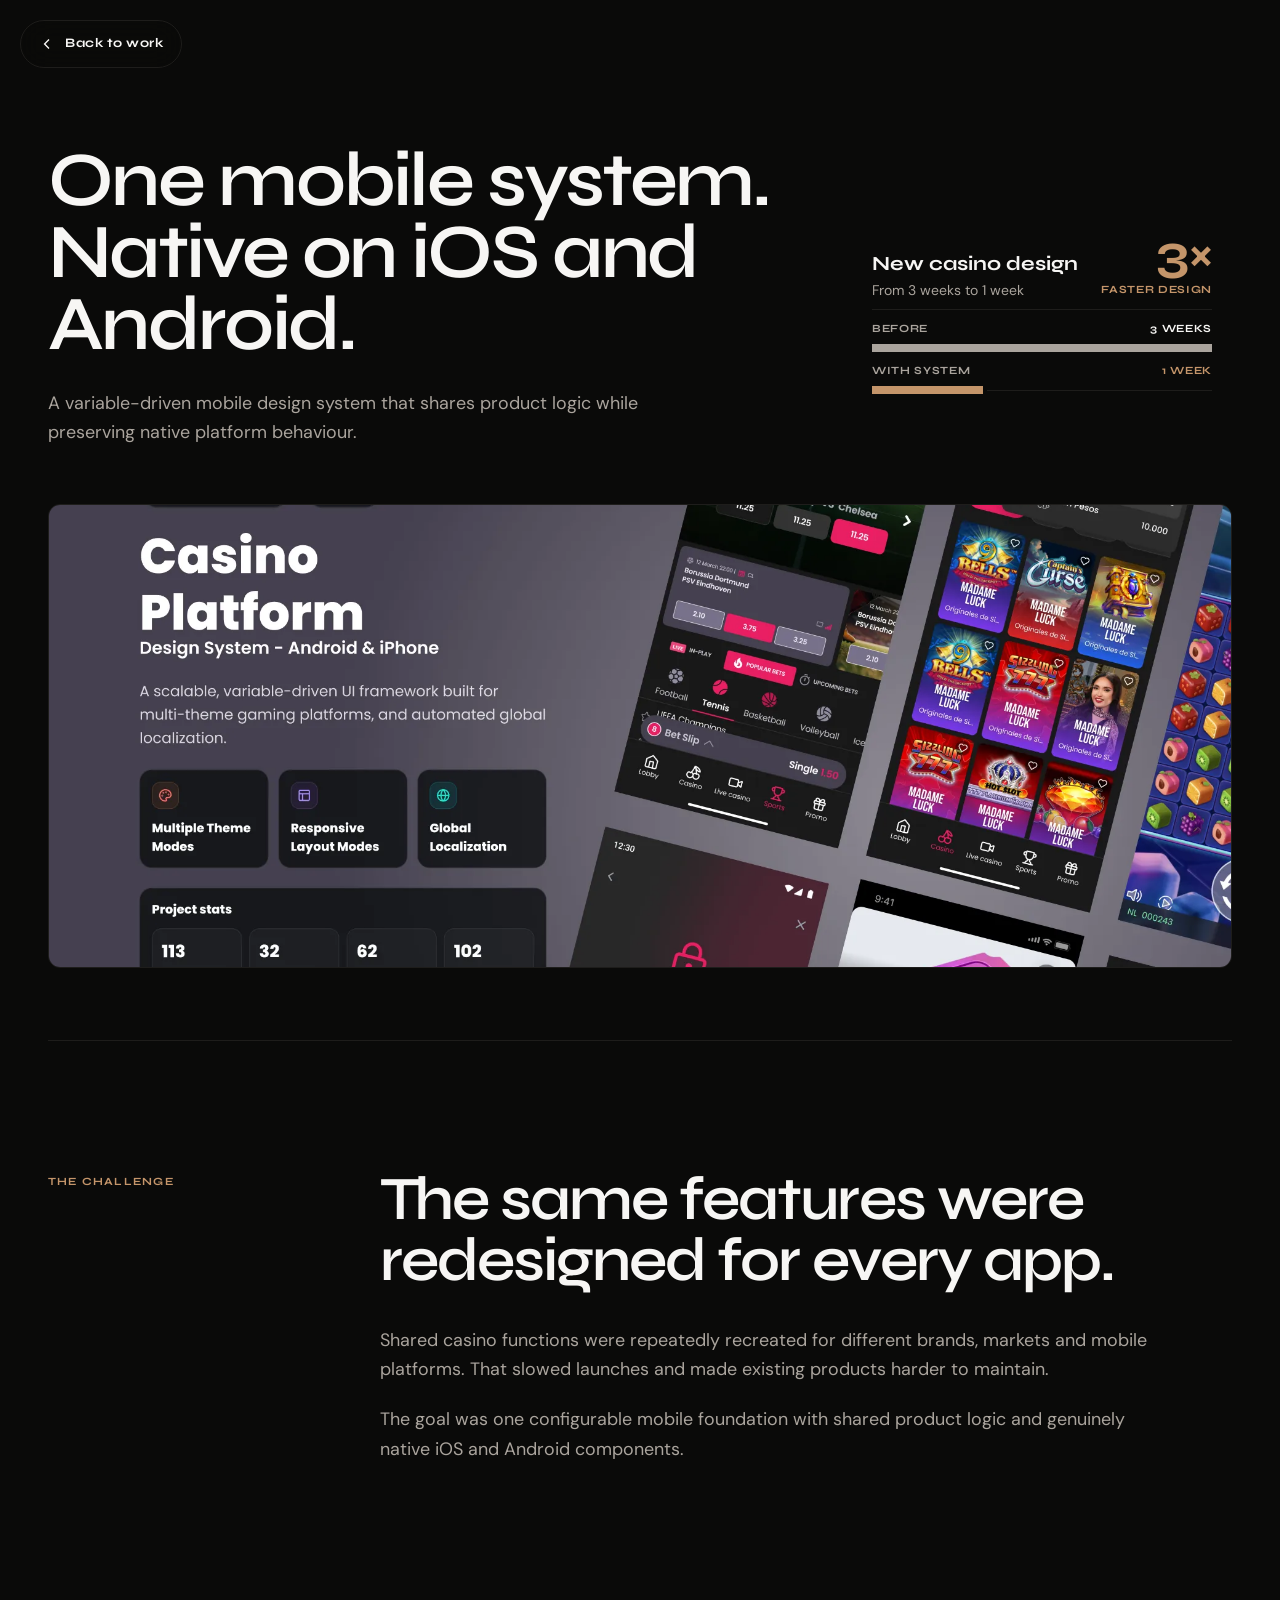
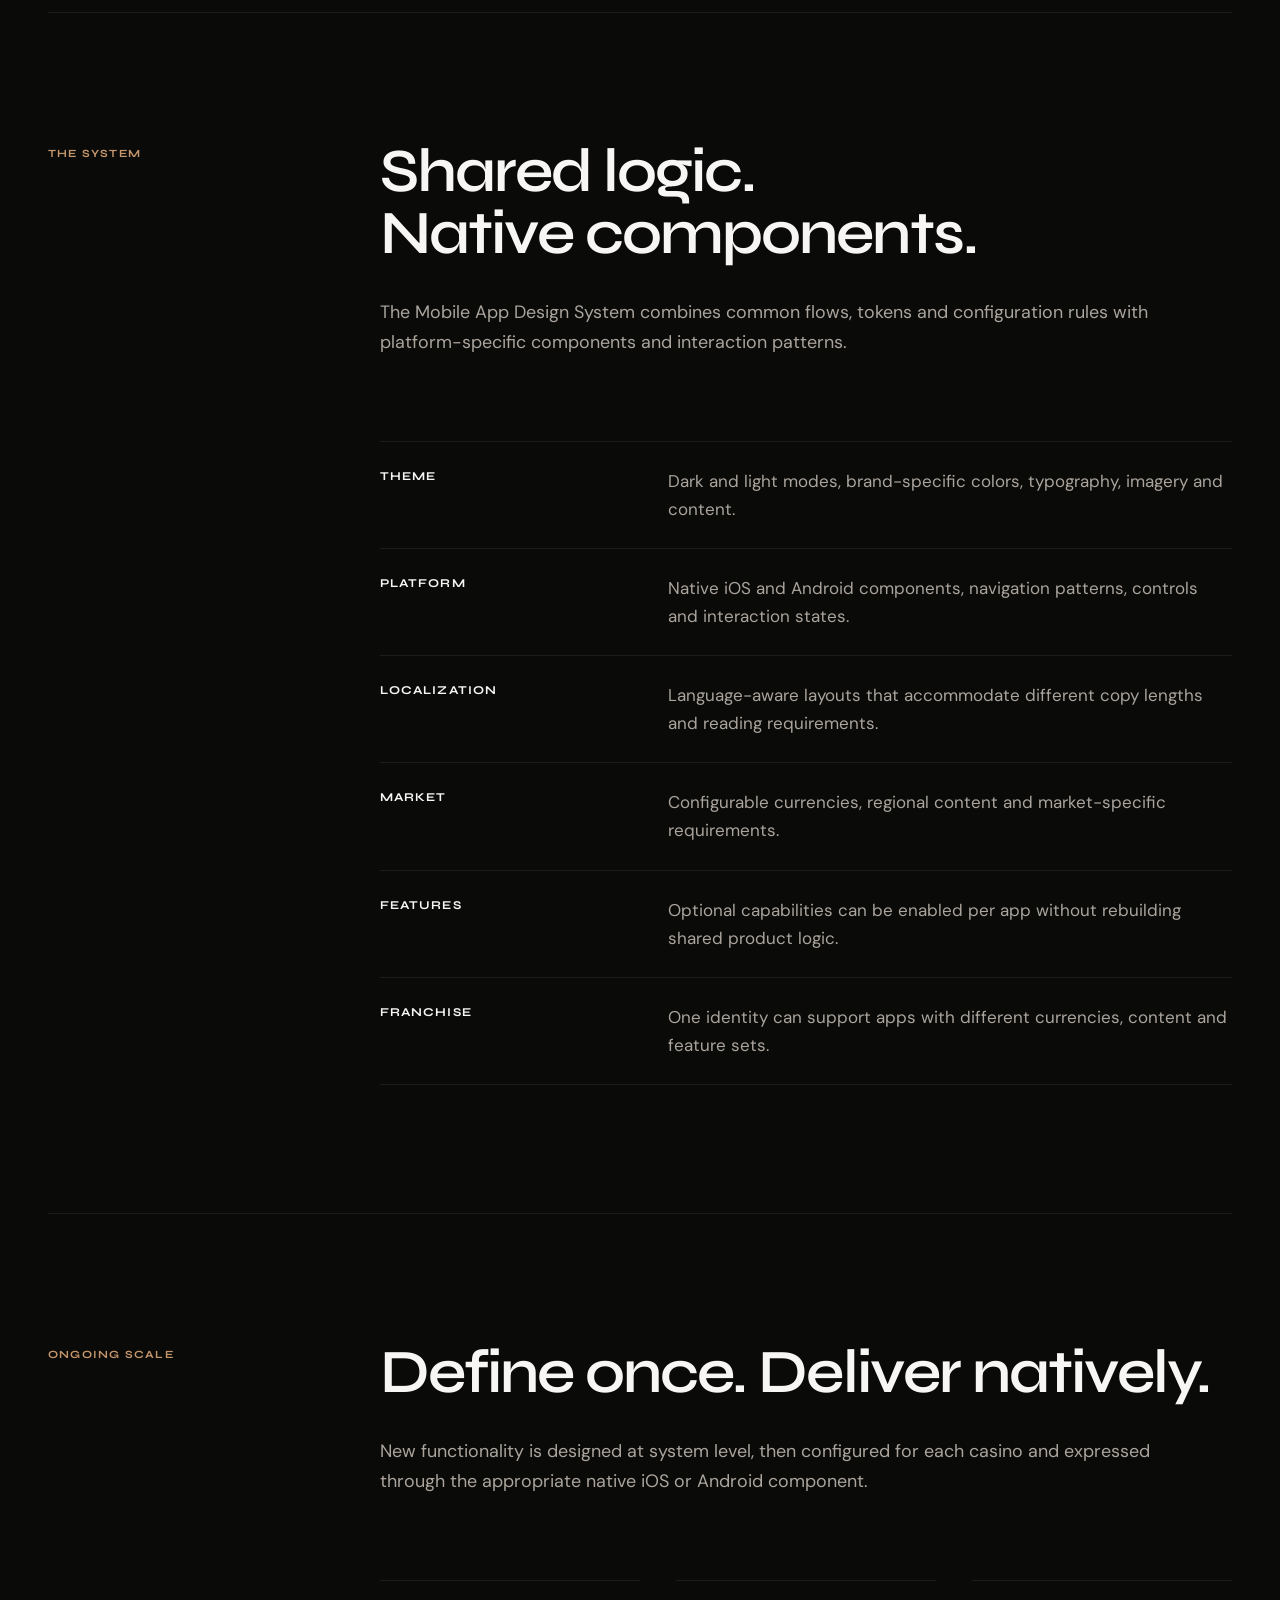
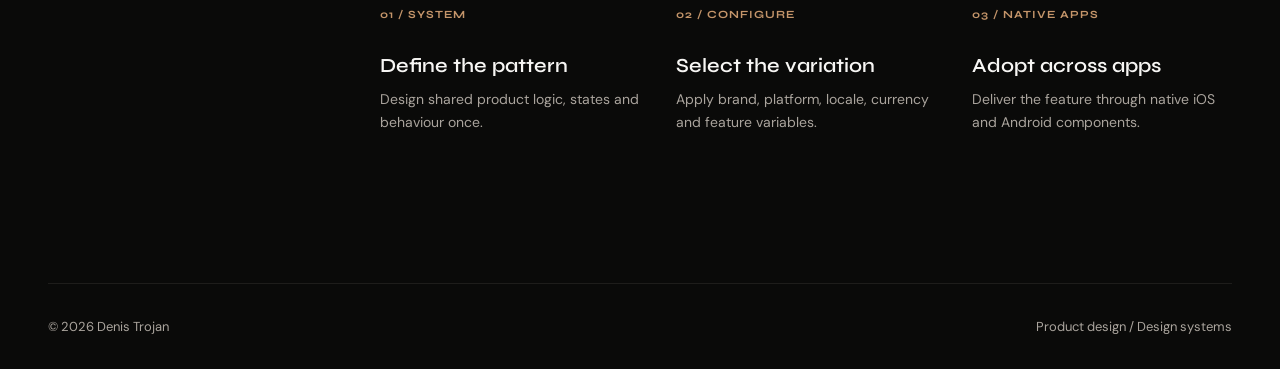
<file: design-system-mobile.html>
<!doctype html>
<html lang="en">
<head>
  <meta charset="utf-8">
  <meta name="viewport" content="width=device-width,initial-scale=1">
  <title>Mobile App Design System — Denis Trojan</title>
  <meta name="description" content="A configurable mobile design system with shared product logic and native iOS and Android components.">
  <meta name="theme-color" content="#0a0a09">
  <link rel="preconnect" href="https://fonts.googleapis.com">
  <link rel="preconnect" href="https://fonts.gstatic.com" crossorigin>
  <link href="https://fonts.googleapis.com/css2?family=DM+Sans:wght@400;500;600&family=Syne:wght@600;700&display=swap" rel="stylesheet">
  <link rel="stylesheet" href="design-system-case.css">
  <link rel="stylesheet" href="page-transitions.css">
  <script src="page-transitions.js"></script>
  <link rel="expect" href="#case-ready" blocking="render">
</head>
<body>
  <a class="skip-link" href="#case-content">Skip to case study</a>
  <nav class="case-nav" aria-label="Case study navigation">
    <a class="nav-back" href="index.html#design-system-cases" data-preserve-query>
      <svg viewBox="0 0 20 20" fill="none" stroke="currentColor" stroke-width="1.7" aria-hidden="true"><path d="m12.5 4.5-5.5 5.5 5.5 5.5"/></svg>
      <span>Back to work</span>
    </a>
  </nav>

  <main id="case-content">
    <header class="case-shell case-hero">
      <div class="hero-layout">
        <div class="hero-copy">
          <h1>One mobile system.<br>Native on iOS and Android.</h1>
          <p>A variable-driven mobile design system that shares product logic while preserving native platform behaviour.</p>
        </div>
        <aside class="outcome-card" aria-label="Primary outcome: casino design delivered three times faster, from three weeks to one week">
          <div class="outcome-summary">
            <div class="outcome-context">
              <p class="outcome-title">New casino design</p>
              <p class="outcome-change">From 3 weeks to 1 week</p>
            </div>
            <div class="outcome-metric"><strong>3×</strong><span>Faster design</span></div>
          </div>
          <span class="outcome-divider" aria-hidden="true"></span>
          <div class="outcome-timelines">
            <div class="outcome-timeline">
              <div class="outcome-timeline-meta"><span>Before</span><strong>3 weeks</strong></div>
              <span class="outcome-bar outcome-bar-before" aria-hidden="true"></span>
            </div>
            <div class="outcome-timeline">
              <div class="outcome-timeline-meta"><span>With system</span><strong>1 week</strong></div>
              <span class="outcome-bar outcome-bar-after" aria-hidden="true"></span>
            </div>
          </div>
        </aside>
      </div>
      <figure class="case-preview"><img src="images/design-systems/03.webp" width="1920" height="1080" alt="Native iOS and Android casino screens created with the mobile design system"></figure>
    </header>

    <section class="case-shell case-section section-grid" aria-labelledby="challenge-title">
      <p class="section-label">The challenge</p>
      <div>
        <h2 id="challenge-title">The same features were redesigned for every app.</h2>
        <p>Shared casino functions were repeatedly recreated for different brands, markets and mobile platforms. That slowed launches and made existing products harder to maintain.</p>
        <p>The goal was one configurable mobile foundation with shared product logic and genuinely native iOS and Android components.</p>
      </div>
    </section>

    <section class="case-shell case-section system-section" aria-labelledby="system-title">
      <div class="section-grid section-intro">
        <p class="section-label">The system</p>
        <div><h2 id="system-title">Shared logic. Native components.</h2><p>The Mobile App Design System combines common flows, tokens and configuration rules with platform-specific components and interaction patterns.</p></div>
      </div>
      <dl class="configuration-list">
        <div><dt>Theme</dt><dd>Dark and light modes, brand-specific colors, typography, imagery and content.</dd></div>
        <div><dt>Platform</dt><dd>Native iOS and Android components, navigation patterns, controls and interaction states.</dd></div>
        <div><dt>Localization</dt><dd>Language-aware layouts that accommodate different copy lengths and reading requirements.</dd></div>
        <div><dt>Market</dt><dd>Configurable currencies, regional content and market-specific requirements.</dd></div>
        <div><dt>Features</dt><dd>Optional capabilities can be enabled per app without rebuilding shared product logic.</dd></div>
        <div><dt>Franchise</dt><dd>One identity can support apps with different currencies, content and feature sets.</dd></div>
      </dl>
    </section>

    <section class="case-shell case-section scale-section" aria-labelledby="scale-title">
      <div class="section-grid section-intro">
        <p class="section-label">Ongoing scale</p>
        <div><h2 id="scale-title">Define once. Deliver natively.</h2><p>New functionality is designed at system level, then configured for each casino and expressed through the appropriate native iOS or Android component.</p></div>
      </div>
      <div class="system-flow" aria-label="Feature rollout process">
        <article><span>01 / System</span><h3>Define the pattern</h3><p>Design shared product logic, states and behaviour once.</p></article>
        <article><span>02 / Configure</span><h3>Select the variation</h3><p>Apply brand, platform, locale, currency and feature variables.</p></article>
        <article><span>03 / Native apps</span><h3>Adopt across apps</h3><p>Deliver the feature through native iOS and Android components.</p></article>
      </div>
    </section>
  </main>

  <footer class="case-shell case-footer"><span>© 2026 Denis Trojan</span><span>Product design / Design systems</span></footer>
  <script src="design-system-case.js" id="case-ready"></script>
</body>
</html>
</file>
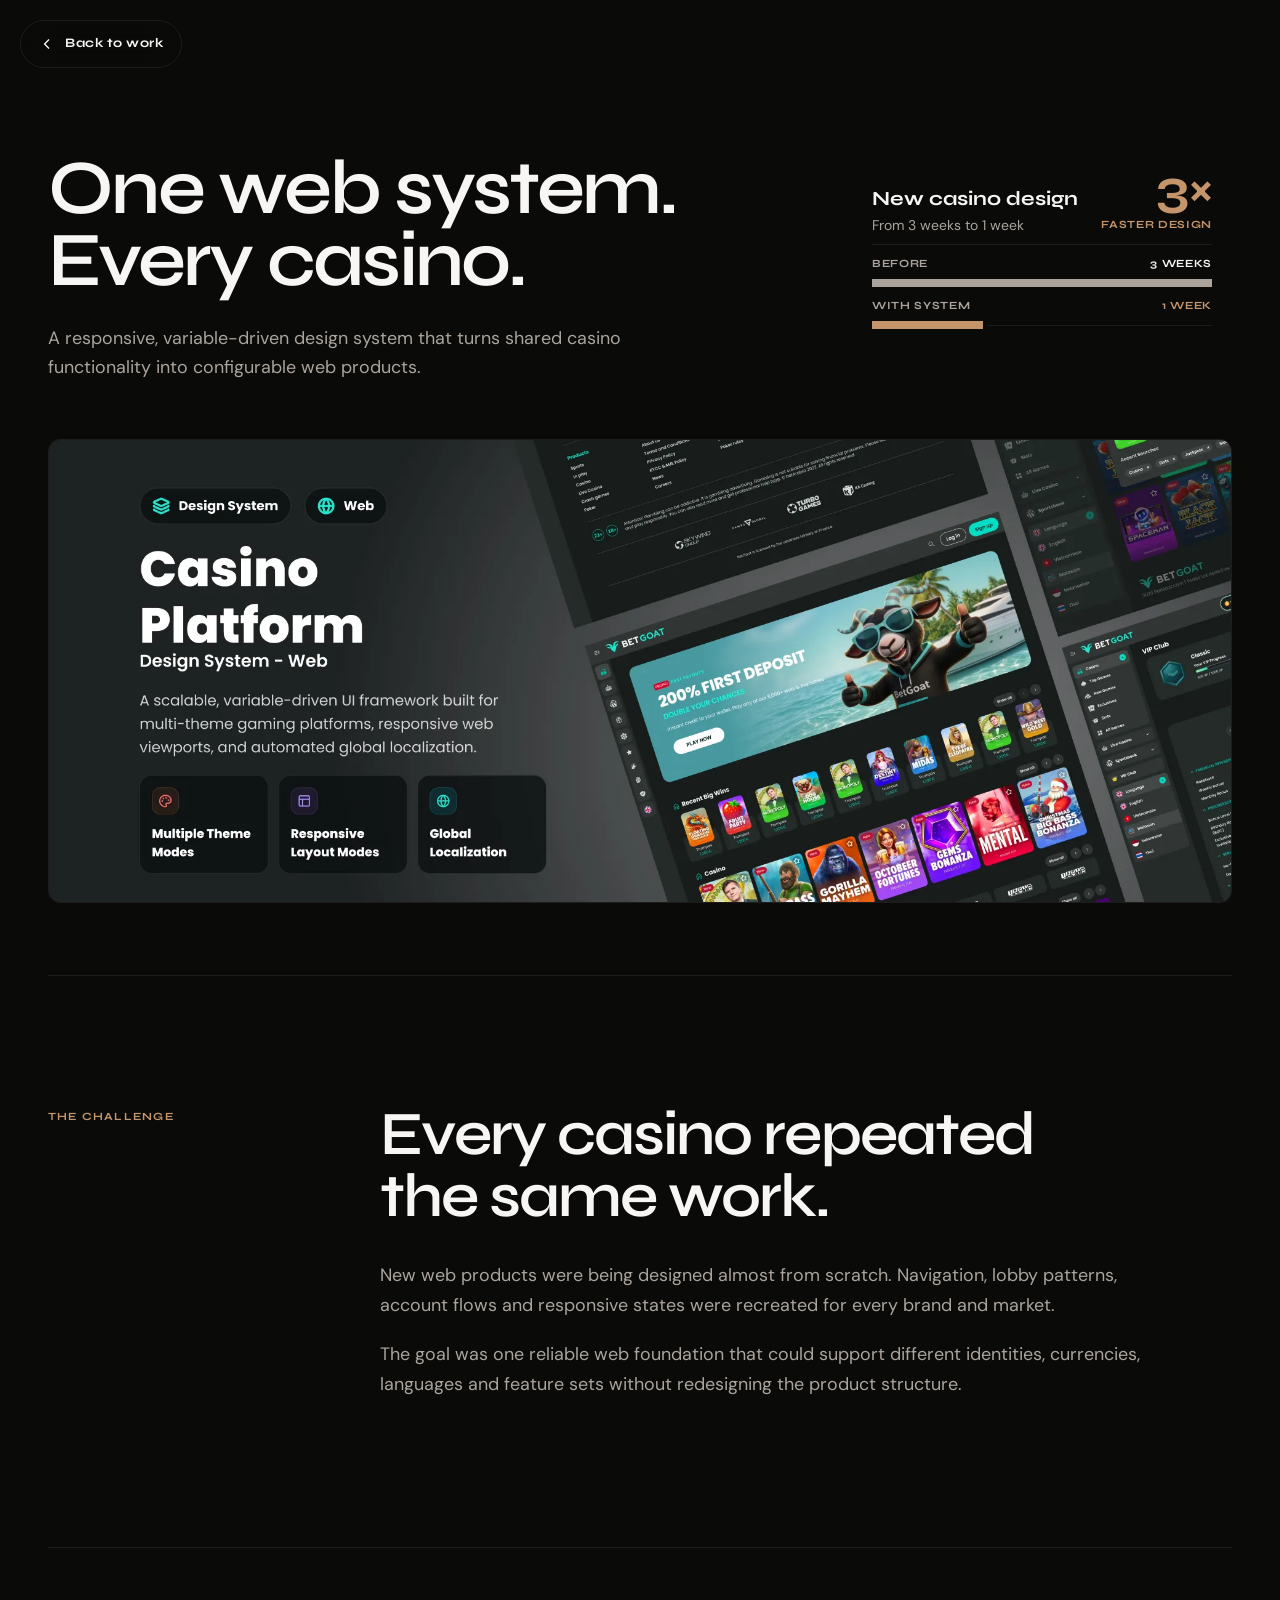
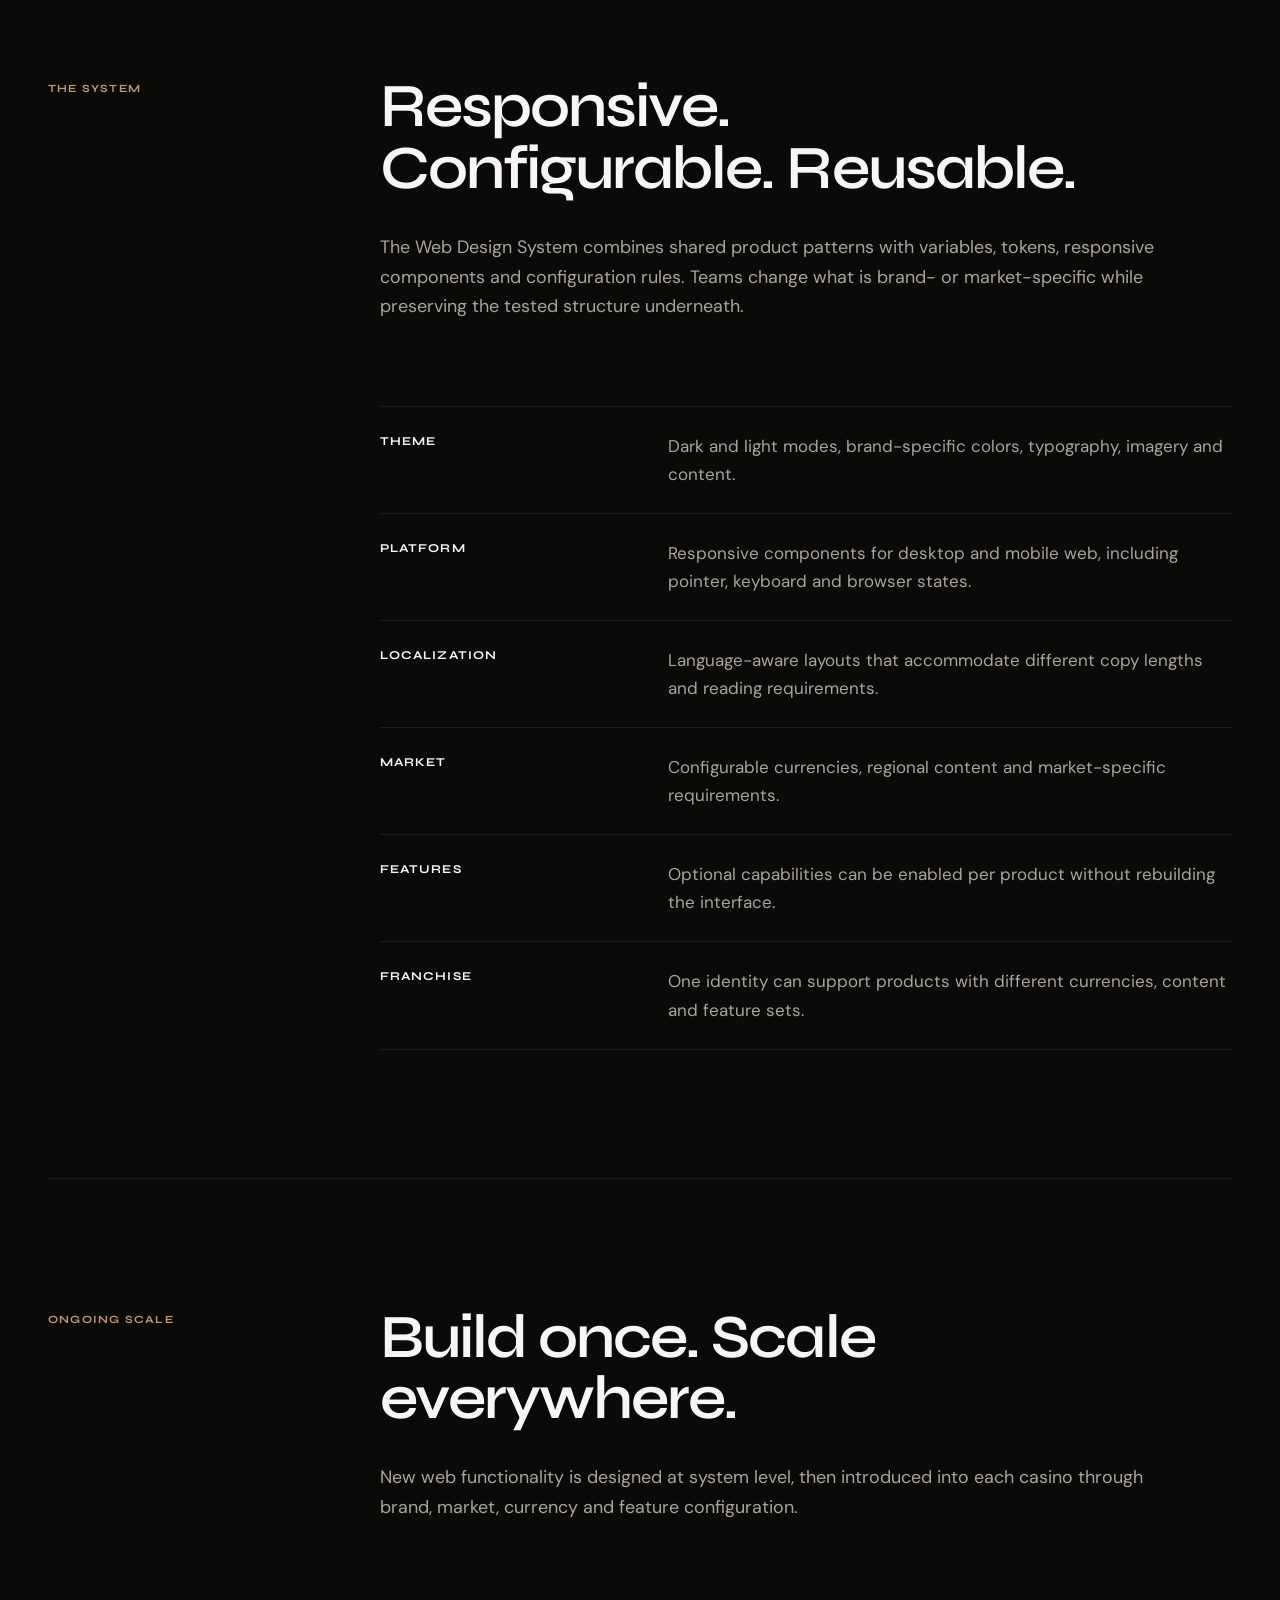
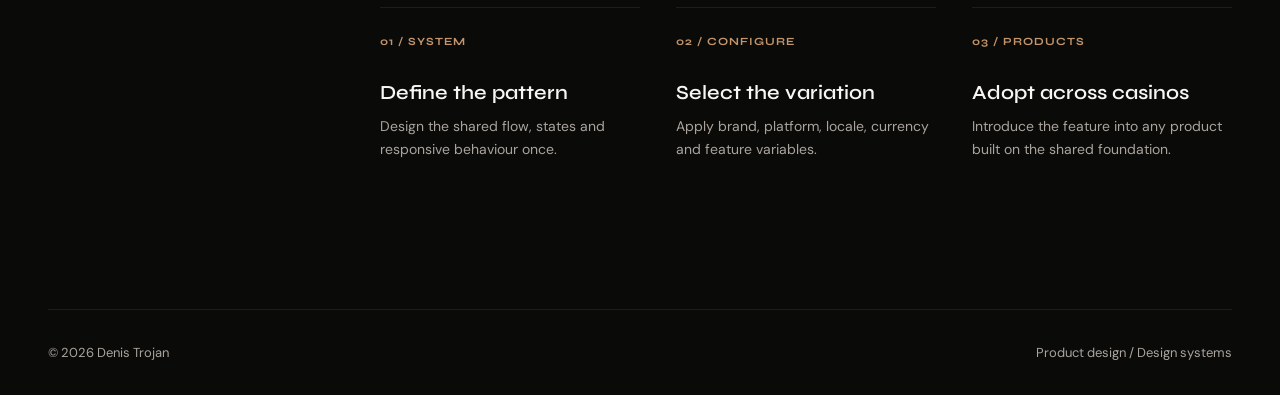
<file: design-system-web.html>
<!doctype html>
<html lang="en">
<head>
  <meta charset="utf-8">
  <meta name="viewport" content="width=device-width,initial-scale=1">
  <title>Web Design System — Denis Trojan</title>
  <meta name="description" content="A responsive, variable-driven web design system that reduced new casino design time from three weeks to one week.">
  <meta name="theme-color" content="#0a0a09">
  <link rel="preconnect" href="https://fonts.googleapis.com">
  <link rel="preconnect" href="https://fonts.gstatic.com" crossorigin>
  <link href="https://fonts.googleapis.com/css2?family=DM+Sans:wght@400;500;600&family=Syne:wght@600;700&display=swap" rel="stylesheet">
  <link rel="stylesheet" href="design-system-case.css">
  <link rel="stylesheet" href="page-transitions.css">
  <script src="page-transitions.js"></script>
  <link rel="expect" href="#case-ready" blocking="render">
</head>
<body>
  <a class="skip-link" href="#case-content">Skip to case study</a>
  <nav class="case-nav" aria-label="Case study navigation">
    <a class="nav-back" href="index.html#design-system-cases" data-preserve-query>
      <svg viewBox="0 0 20 20" fill="none" stroke="currentColor" stroke-width="1.7" aria-hidden="true"><path d="m12.5 4.5-5.5 5.5 5.5 5.5"/></svg>
      <span>Back to work</span>
    </a>
  </nav>

  <main id="case-content">
    <header class="case-shell case-hero">
      <div class="hero-layout">
        <div class="hero-copy">
          <h1>One web system.<br>Every casino.</h1>
          <p>A responsive, variable-driven design system that turns shared casino functionality into configurable web products.</p>
        </div>
        <aside class="outcome-card" aria-label="Primary outcome: casino design delivered three times faster, from three weeks to one week">
          <div class="outcome-summary">
            <div class="outcome-context">
              <p class="outcome-title">New casino design</p>
              <p class="outcome-change">From 3 weeks to 1 week</p>
            </div>
            <div class="outcome-metric"><strong>3×</strong><span>Faster design</span></div>
          </div>
          <span class="outcome-divider" aria-hidden="true"></span>
          <div class="outcome-timelines">
            <div class="outcome-timeline">
              <div class="outcome-timeline-meta"><span>Before</span><strong>3 weeks</strong></div>
              <span class="outcome-bar outcome-bar-before" aria-hidden="true"></span>
            </div>
            <div class="outcome-timeline">
              <div class="outcome-timeline-meta"><span>With system</span><strong>1 week</strong></div>
              <span class="outcome-bar outcome-bar-after" aria-hidden="true"></span>
            </div>
          </div>
        </aside>
      </div>
      <figure class="case-preview"><img src="images/design-systems/01.webp" width="1920" height="1080" alt="Responsive casino platform screens created with the web design system"></figure>
    </header>

    <section class="case-shell case-section section-grid" aria-labelledby="challenge-title">
      <p class="section-label">The challenge</p>
      <div>
        <h2 id="challenge-title">Every casino repeated the same work.</h2>
        <p>New web products were being designed almost from scratch. Navigation, lobby patterns, account flows and responsive states were recreated for every brand and market.</p>
        <p>The goal was one reliable web foundation that could support different identities, currencies, languages and feature sets without redesigning the product structure.</p>
      </div>
    </section>

    <section class="case-shell case-section system-section" aria-labelledby="system-title">
      <div class="section-grid section-intro">
        <p class="section-label">The system</p>
        <div><h2 id="system-title">Responsive. Configurable. Reusable.</h2><p>The Web Design System combines shared product patterns with variables, tokens, responsive components and configuration rules. Teams change what is brand- or market-specific while preserving the tested structure underneath.</p></div>
      </div>
      <dl class="configuration-list">
        <div><dt>Theme</dt><dd>Dark and light modes, brand-specific colors, typography, imagery and content.</dd></div>
        <div><dt>Platform</dt><dd>Responsive components for desktop and mobile web, including pointer, keyboard and browser states.</dd></div>
        <div><dt>Localization</dt><dd>Language-aware layouts that accommodate different copy lengths and reading requirements.</dd></div>
        <div><dt>Market</dt><dd>Configurable currencies, regional content and market-specific requirements.</dd></div>
        <div><dt>Features</dt><dd>Optional capabilities can be enabled per product without rebuilding the interface.</dd></div>
        <div><dt>Franchise</dt><dd>One identity can support products with different currencies, content and feature sets.</dd></div>
      </dl>
    </section>

    <section class="case-shell case-section scale-section" aria-labelledby="scale-title">
      <div class="section-grid section-intro">
        <p class="section-label">Ongoing scale</p>
        <div><h2 id="scale-title">Build once. Scale everywhere.</h2><p>New web functionality is designed at system level, then introduced into each casino through brand, market, currency and feature configuration.</p></div>
      </div>
      <div class="system-flow" aria-label="Feature rollout process">
        <article><span>01 / System</span><h3>Define the pattern</h3><p>Design the shared flow, states and responsive behaviour once.</p></article>
        <article><span>02 / Configure</span><h3>Select the variation</h3><p>Apply brand, platform, locale, currency and feature variables.</p></article>
        <article><span>03 / Products</span><h3>Adopt across casinos</h3><p>Introduce the feature into any product built on the shared foundation.</p></article>
      </div>
    </section>
  </main>

  <footer class="case-shell case-footer"><span>© 2026 Denis Trojan</span><span>Product design / Design systems</span></footer>
  <script src="design-system-case.js" id="case-ready"></script>
</body>
</html>
</file>
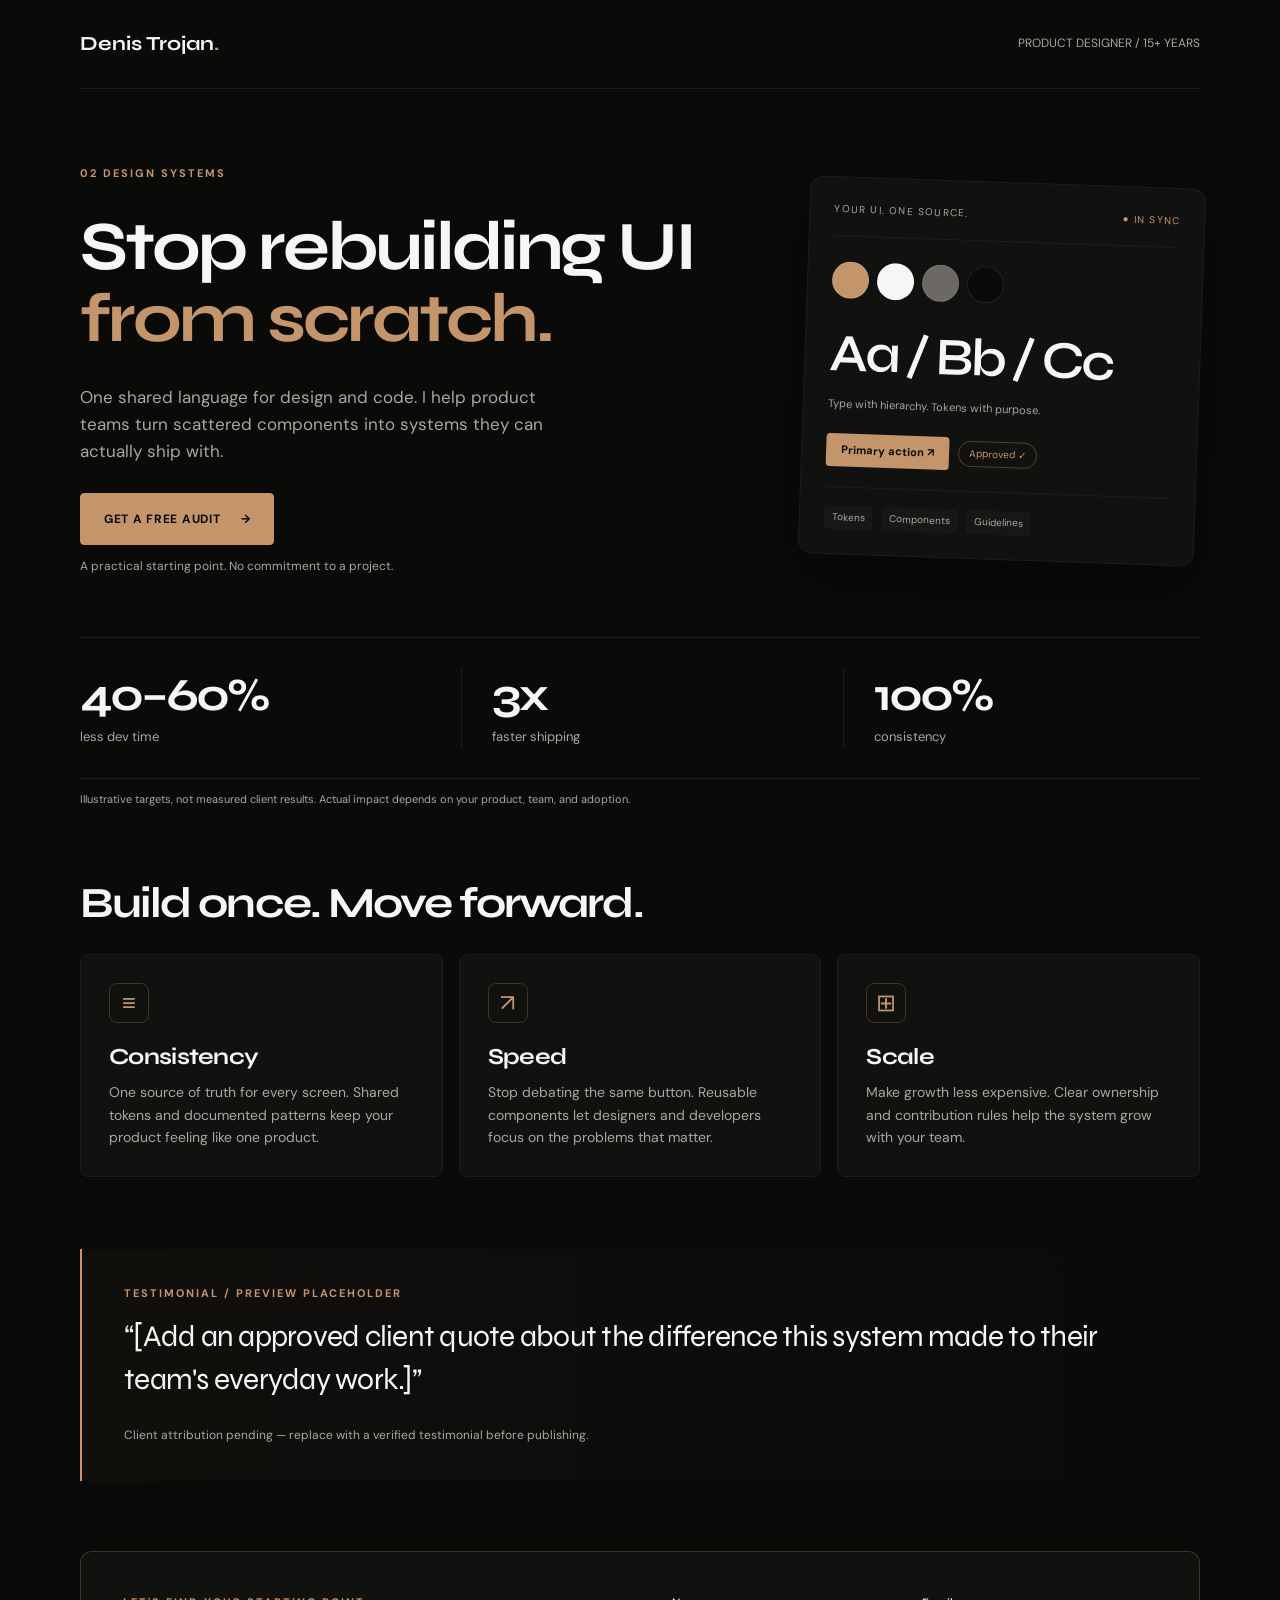
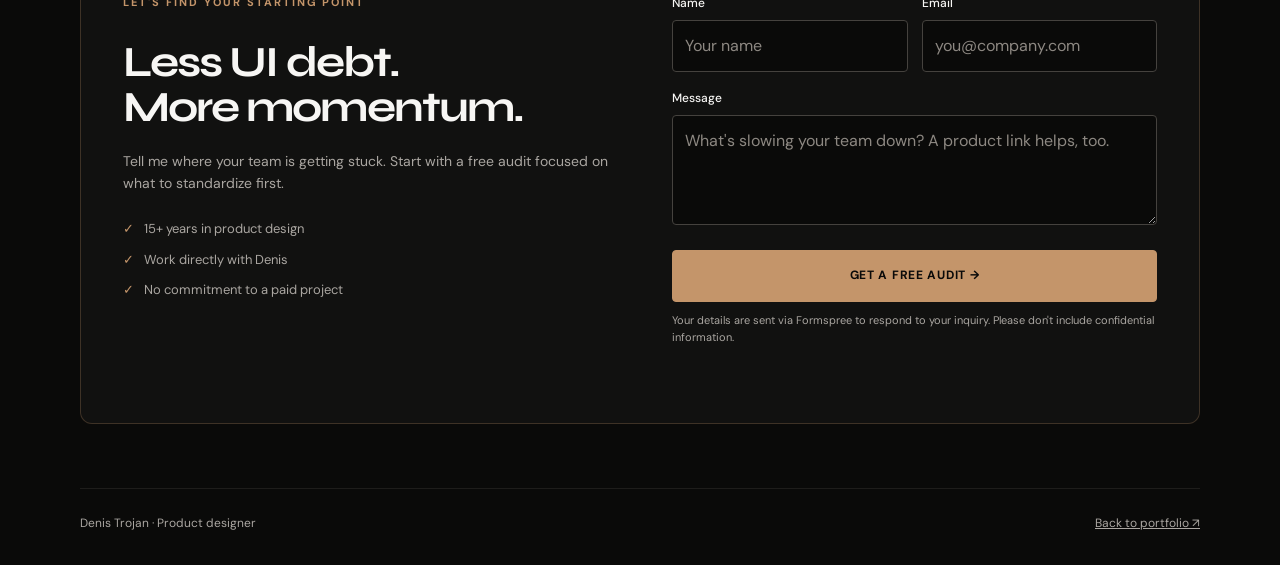
<file: variant-a-social-proof.html>
<!doctype html>
<html lang="en">
<head>
<meta charset="utf-8"><meta name="viewport" content="width=device-width,initial-scale=1">
<meta name="description" content="Design systems by Denis Trojan. Create a consistent product, speed up delivery, and give your team a foundation to scale. Request a free audit.">
<title>Design systems — Denis Trojan · Trust-led</title>
<link rel="preconnect" href="https://fonts.googleapis.com"><link rel="preconnect" href="https://fonts.gstatic.com" crossorigin>
<link href="https://fonts.googleapis.com/css2?family=DM+Sans:wght@400;500;600;700&family=Syne:wght@500;600;700;800&display=swap" rel="stylesheet">
<style>
:root{color-scheme:dark;--bg:#0a0a09;--text:#f7f6f4;--muted:#6b6865;--accent:#c4956a;--border:#1e1d1b;--secondary:#aaa6a1;--panel:#111110}*{box-sizing:border-box}html{scroll-behavior:smooth;scroll-padding-top:32px}body{margin:0;background:var(--bg);color:var(--text);font-family:'DM Sans',sans-serif;line-height:1.6}a{color:inherit}button,input,textarea{font:inherit}a,button,input,textarea{-webkit-tap-highlight-color:transparent}a:focus-visible,button:focus-visible,input:focus-visible,textarea:focus-visible{outline:2px solid var(--accent);outline-offset:5px}.skip{position:absolute;left:24px;top:-80px;background:var(--text);color:var(--bg);padding:12px;z-index:10}.skip:focus{top:12px}.wrap{width:min(1120px,calc(100% - 64px));margin:auto}.topbar{display:flex;justify-content:space-between;gap:20px;align-items:center;padding:28px 0;border-bottom:1px solid var(--border)}.brand{text-decoration:none;font-family:'Syne',sans-serif;font-size:20px;font-weight:700}.brand span{color:var(--accent)}.topbar small{color:var(--secondary);font-size:12px}.eyebrow{font-size:11px;letter-spacing:.18em;font-weight:700;text-transform:uppercase;color:var(--accent);margin:0 0 28px}.hero{padding:76px 0 60px;display:grid;grid-template-columns:1.25fr .75fr;gap:64px;align-items:center}h1,h2,h3{font-family:'Syne',sans-serif;line-height:1.05;letter-spacing:-.045em}h1{font-size:clamp(46px,5.4vw,72px);margin:0 0 28px;font-weight:700}h1 em{font-style:normal;color:var(--accent)}.lede{font-size:17px;color:var(--secondary);max-width:480px;margin:0 0 28px}.button{display:inline-flex;align-items:center;justify-content:center;gap:20px;min-height:52px;background:var(--accent);border:1px solid var(--accent);border-radius:4px;color:#0a0a09;padding:15px 23px;font-size:12px;font-weight:700;letter-spacing:.06em;text-decoration:none;cursor:pointer;transition:background .2s,transform .2s}.button:hover{background:#dbb28c;transform:translateY(-2px)}.micro{font-size:12px;color:var(--secondary);margin:12px 0 0}.system{background:var(--panel);border:1px solid var(--border);border-radius:14px;padding:24px;transform:rotate(2deg);box-shadow:0 24px 64px #0005}.system-head{display:flex;justify-content:space-between;font-size:10px;letter-spacing:.12em;color:var(--secondary);padding-bottom:18px;border-bottom:1px solid var(--border)}.live{color:var(--accent)}.swatches{display:flex;gap:8px;margin:25px 0}.swatches i{width:37px;height:37px;border-radius:50%;border:1px solid #ffffff18;background:var(--accent)}.swatches i:nth-child(2){background:var(--text)}.swatches i:nth-child(3){background:var(--muted)}.swatches i:nth-child(4){background:var(--bg)}.type-sample{font-family:'Syne',sans-serif;font-size:53px;line-height:1.15;font-weight:600;letter-spacing:-.06em}.spec{color:var(--secondary);font-size:11px}.component-row{display:flex;gap:9px;align-items:center;margin:20px 0}.sample-button{background:var(--accent);color:var(--bg);padding:8px 15px;font-size:11px;border-radius:4px;font-weight:700}.pill{border:1px solid #c4956a55;padding:4px 10px;border-radius:20px;color:var(--accent);font-size:10px}.system-foot{display:flex;gap:8px;border-top:1px solid var(--border);padding-top:18px;font-size:10px;color:var(--secondary)}.system-foot span{background:#ffffff06;border-radius:4px;padding:4px 8px}.metrics{display:grid;grid-template-columns:repeat(3,1fr);border-top:1px solid var(--border);border-bottom:1px solid var(--border);padding:30px 0;gap:24px}.metric strong{display:block;font-family:'Syne',sans-serif;font-size:46px;line-height:1.2;letter-spacing:-.06em}.metric span{font-size:13px;color:var(--secondary)}.metric:not(:first-child){border-left:1px solid var(--border);padding-left:30px}.disclaimer{font-size:11px;color:var(--secondary);margin:12px 0 0}.section{padding:72px 0}.section-title{display:flex;align-items:end;justify-content:space-between;gap:24px;margin-bottom:28px}h2{font-size:clamp(30px,3.6vw,43px);margin:0}h3{font-size:23px;margin:22px 0 12px;letter-spacing:-.03em}.cards{display:grid;grid-template-columns:repeat(3,1fr);gap:16px}.card{padding:28px;background:var(--panel);border:1px solid var(--border);border-radius:8px}.card p{color:var(--secondary);font-size:14px;margin:0}.icon{display:inline-flex;width:40px;height:40px;border:1px solid #c4956a44;align-items:center;justify-content:center;border-radius:8px;color:var(--accent);font-size:24px}.quote{margin:0;padding:36px 42px;border-left:2px solid var(--accent);background:linear-gradient(90deg,#c4956a0a,transparent)}.quote blockquote{margin:12px 0 24px;font-family:'Syne',sans-serif;font-size:clamp(22px,2.5vw,30px);line-height:1.45;letter-spacing:-.025em}.quote figcaption{color:var(--secondary);font-size:12px}.quote .eyebrow{margin:0}.contact{margin:70px 0 64px;display:grid;grid-template-columns:1fr 1fr;gap:64px;padding:42px;border:1px solid #c4956a40;border-radius:12px;background:var(--panel)}.contact p:not(.eyebrow){font-size:14px;color:var(--secondary)}.contact h2{margin-bottom:20px}.checks{padding:0;list-style:none;margin:24px 0;color:var(--secondary);font-size:13px}.checks li{margin:10px 0}.checks li::before{content:'✓';color:var(--accent);margin-right:10px}form{min-width:0}label{display:block;font-size:12px;font-weight:500;margin:0 0 7px}.fields{display:grid;grid-template-columns:1fr 1fr;gap:14px}input,textarea{width:100%;background:var(--bg);color:var(--text);border:1px solid #45423e;border-radius:4px;padding:12px;min-height:48px}textarea{resize:vertical;min-height:110px}input::placeholder,textarea::placeholder{color:#8d8882}.field{margin-bottom:17px}form .button{width:100%}.button:disabled{opacity:.65;cursor:wait;transform:none}.status{font-size:13px;min-height:22px;margin-top:12px;color:var(--accent)}.status.error{color:#efaaa0}.privacy{font-size:11px!important;margin:10px 0 0}footer{border-top:1px solid var(--border);padding:25px 0 32px;display:flex;justify-content:space-between;gap:16px;color:var(--secondary);font-size:12px}.reveal-pending{opacity:0;transform:translateY(18px);transition:opacity .65s,transform .65s}.reveal-pending.visible{opacity:1;transform:none}@media(max-width:800px){.hero{gap:32px;grid-template-columns:1.2fr .8fr}.system{padding:16px}.cards{gap:10px}.card{padding:20px}.contact{gap:30px;padding:30px}}@media(max-width:620px){.wrap{width:calc(100% - 36px)}.topbar{padding:20px 0}.topbar small{font-size:10px}.hero{grid-template-columns:1fr;gap:36px;padding:48px 0}.system{max-width:360px;width:100%;margin:0 auto;transform:none;padding:24px}.metrics{gap:10px;padding:24px 0}.metric strong{font-size:30px}.metric span{font-size:11px}.metric:not(:first-child){padding-left:12px}.cards{grid-template-columns:1fr}.card{padding:25px}.card h3{margin-top:16px}.section{padding:48px 0}.section-title{display:block}.quote{padding:24px}.contact{grid-template-columns:1fr;padding:25px;margin:48px 0;gap:24px}.fields{grid-template-columns:1fr;gap:0}footer{font-size:11px}h1{font-size:46px}}@media(prefers-reduced-motion:reduce){html{scroll-behavior:auto}*,*::before,*::after{transition:none!important;animation:none!important}.reveal-pending{opacity:1;transform:none}}
</style>
</head>
<body>
<a class="skip" href="#main">Skip to content</a>
<div class="wrap">
<header class="topbar"><a class="brand" href="https://portfolio-lyart-alpha-67.vercel.app/">Denis Trojan<span>.</span></a><small>PRODUCT DESIGNER / 15+ YEARS</small></header>
<main id="main">
<section class="hero" aria-labelledby="hero-title">
<div data-reveal><p class="eyebrow">02 DESIGN SYSTEMS</p><h1 id="hero-title">Stop rebuilding UI <em>from scratch.</em></h1><p class="lede">One shared language for design and code. I help product teams turn scattered components into systems they can actually ship with.</p><a class="button" href="#audit">GET A FREE AUDIT <span aria-hidden="true">→</span></a><p class="micro">A practical starting point. No commitment to a project.</p></div>
<div class="system" aria-label="Illustrative design system: shared colors, typography, and components"><div class="system-head"><span>YOUR UI. ONE SOURCE.</span><span class="live">● IN SYNC</span></div><div class="swatches" aria-hidden="true"><i></i><i></i><i></i><i></i></div><div class="type-sample" aria-hidden="true">Aa / Bb / Cc</div><p class="spec">Type with hierarchy. Tokens with purpose.</p><div class="component-row" aria-hidden="true"><span class="sample-button">Primary action ↗</span><span class="pill">Approved ✓</span></div><div class="system-foot"><span>Tokens</span><span>Components</span><span>Guidelines</span></div></div>
</section>
<section aria-label="Illustrative design system goals" data-reveal><div class="metrics"><div class="metric"><strong>40–60%</strong><span>less dev time</span></div><div class="metric"><strong>3x</strong><span>faster shipping</span></div><div class="metric"><strong>100%</strong><span>consistency</span></div></div><p class="disclaimer">Illustrative targets, not measured client results. Actual impact depends on your product, team, and adoption.</p></section>
<section class="section" aria-labelledby="benefits-title" data-reveal><div class="section-title"><h2 id="benefits-title">Build once. Move forward.</h2></div><div class="cards"><article class="card"><span class="icon" aria-hidden="true">≡</span><h3>Consistency</h3><p>One source of truth for every screen. Shared tokens and documented patterns keep your product feeling like one product.</p></article><article class="card"><span class="icon" aria-hidden="true">↗</span><h3>Speed</h3><p>Stop debating the same button. Reusable components let designers and developers focus on the problems that matter.</p></article><article class="card"><span class="icon" aria-hidden="true">⊞</span><h3>Scale</h3><p>Make growth less expensive. Clear ownership and contribution rules help the system grow with your team.</p></article></div></section>
<figure class="quote" data-reveal><p class="eyebrow">TESTIMONIAL / PREVIEW PLACEHOLDER</p><blockquote>“[Add an approved client quote about the difference this system made to their team's everyday work.]”</blockquote><figcaption>Client attribution pending — replace with a verified testimonial before publishing.</figcaption></figure>
<section class="contact" id="audit" aria-labelledby="audit-title" data-reveal><div><p class="eyebrow">LET'S FIND YOUR STARTING POINT</p><h2 id="audit-title">Less UI debt.<br>More momentum.</h2><p>Tell me where your team is getting stuck. Start with a free audit focused on what to standardize first.</p><ul class="checks"><li>15+ years in product design</li><li>Work directly with Denis</li><li>No commitment to a paid project</li></ul></div>
<form action="https://formspree.io/f/maenvroj" method="post" data-audit-form><input type="hidden" name="variant" value="A — social proof"><input type="hidden" name="_subject" value="Portfolio: free design system audit (A)"><div class="fields"><div class="field"><label for="name">Name</label><input id="name" name="name" autocomplete="name" placeholder="Your name" required maxlength="120"></div><div class="field"><label for="email">Email</label><input id="email" name="email" type="email" autocomplete="email" placeholder="you@company.com" required maxlength="254"></div></div><div class="field"><label for="message">Message</label><textarea id="message" name="message" placeholder="What's slowing your team down? A product link helps, too." required maxlength="5000"></textarea></div><button class="button" type="submit">GET A FREE AUDIT →</button><p class="privacy">Your details are sent via Formspree to respond to your inquiry. Please don't include confidential information.</p><div class="status" role="status" aria-live="polite" aria-atomic="true"></div><noscript><p class="micro">Submitting will open Formspree's confirmation page.</p></noscript></form></section>
</main><footer><span>Denis Trojan · Product designer</span><a href="https://portfolio-lyart-alpha-67.vercel.app/">Back to portfolio ↗</a></footer>
</div>
<script>
(() => {
  const elements = document.querySelectorAll('[data-reveal]');
  if ('IntersectionObserver' in window && !window.matchMedia('(prefers-reduced-motion: reduce)').matches) {
    const observer = new IntersectionObserver(entries => entries.forEach(entry => { if (entry.isIntersecting) { entry.target.classList.add('visible'); observer.unobserve(entry.target); } }), {threshold: 0.08});
    elements.forEach(element => { element.classList.add('reveal-pending'); observer.observe(element); });
  }
  const form = document.querySelector('[data-audit-form]');
  const button = form.querySelector('button[type="submit"]');
  const status = form.querySelector('.status');
  form.addEventListener('submit', async event => {
    event.preventDefault();
    if (button.disabled || !form.reportValidity()) return;
    const label = button.textContent;
    button.disabled = true; button.textContent = 'SENDING…'; form.setAttribute('aria-busy', 'true');
    status.classList.remove('error'); status.textContent = 'Sending your audit request…';
    const controller = new AbortController();
    const timeout = setTimeout(() => controller.abort(), 20000);
    try {
      const response = await fetch(form.action, {method: 'POST', body: new FormData(form), headers: {'Accept': 'application/json'}, signal: controller.signal});
      if (!response.ok) throw new Error('Request failed');
      form.reset(); status.textContent = 'Thank you — your audit request has been sent. I’ll reply to the email you provided.';
    } catch (error) {
      status.classList.add('error');
      status.textContent = error.name === 'AbortError' ? 'The request timed out; delivery is unconfirmed. Your message is still here. Please try again later.' : 'We couldn’t confirm delivery. Your message is still here. Check your connection and try again.';
    } finally {
      clearTimeout(timeout); button.disabled = false; button.textContent = label; form.removeAttribute('aria-busy');
    }
  });
})();
</script>
</body>
</html>
</file>
<file: design-system-case.css>
:root {
  --bg: #0a0a09;
  --fg: #f7f6f4;
  --muted: #aaa49d;
  --accent: #c4956a;
  --accent-rgb: 196, 149, 106;
  --border: #1e1d1b;
  --card-bg: rgba(255, 255, 255, .03);
  --card-border: var(--border);
  --btn-text: var(--bg);
  --surface: var(--card-bg);
  --font-display: 'Syne', sans-serif;
  --font-body: 'DM Sans', sans-serif;
}
body.light {
  --bg: #f5f3ef;
  --fg: #1a1918;
  --muted: #5a5855;
  --accent: #8a5834;
  --accent-rgb: 138, 88, 52;
  --border: #d8d5d0;
  --card-bg: rgba(0, 0, 0, .02);
  --btn-text: var(--bg);
}

*, *::before, *::after { box-sizing: border-box; }
html { scroll-behavior: smooth; }
body {
  margin: 0;
  background: var(--bg);
  color: var(--fg);
  font-family: var(--font-body);
  font-size: 17px;
  line-height: 1.65;
  -webkit-font-smoothing: antialiased;
}

::selection { background: var(--accent); color: var(--bg); }
a { color: inherit; }
img { display: block; max-width: 100%; }
button { font: inherit; }

.skip-link {
  position: fixed;
  left: 16px;
  top: 16px;
  z-index: 100;
  padding: 10px 14px;
  background: var(--fg);
  color: var(--bg);
  transform: translateY(-150%);
}
.skip-link:focus { transform: translateY(0); }

.case-nav {
  position: fixed;
  z-index: 20;
  top: 20px;
  left: 50%;
  transform: translateX(-50%);
  width: min(calc(100% - 40px), 1320px);
  display: flex;
  align-items: center;
  justify-content: space-between;
  pointer-events: none;
}

.case-nav > * { pointer-events: auto; }
.nav-back,
.nav-actions {
  min-height: 48px;
  display: inline-flex;
  align-items: center;
  gap: 10px;
  padding: 0 18px;
  border: 1px solid var(--border);
  border-radius: 999px;
  background: color-mix(in srgb, var(--bg) 90%, transparent);
  color: var(--fg);
  backdrop-filter: blur(16px);
}

.nav-back {
  text-decoration: none;
  font-family: var(--font-display);
  font-size: 13px;
  font-weight: 700;
  letter-spacing: .04em;
}
.nav-back svg { width: 16px; }
.nav-actions { padding: 6px 8px 6px 18px; }
.nav-mark {
  font-family: var(--font-display);
  font-size: 12px;
  font-weight: 700;
  letter-spacing: .08em;
  text-transform: uppercase;
}
.nav-back:focus-visible,
.case-cta:focus-visible,
.next-link:focus-visible {
  outline: 2px solid var(--accent);
  outline-offset: 4px;
}

.case-shell { width: min(calc(100% - 96px), 1320px); margin: 0 auto; }

.case-hero {
  min-height: 100svh;
  padding: 150px 0 72px;
  display: grid;
  grid-template-columns: minmax(0, 1.35fr) minmax(300px, .65fr);
  grid-template-rows: auto 1fr;
  gap: 56px 72px;
  align-items: end;
}

.hero-copy { align-self: center; }
.case-title {
  max-width: 1040px;
  margin: 0;
  font-family: var(--font-display);
  font-size: clamp(58px, 7.6vw, 118px);
  line-height: .92;
  letter-spacing: -.04em;
  text-wrap: balance;
}
.case-title em { color: var(--accent); font-style: normal; }
.hero-summary {
  max-width: 560px;
  margin: 30px 0 0;
  color: var(--muted);
  font-size: clamp(18px, 1.5vw, 23px);
}

.hero-outcome {
  align-self: center;
  padding: 32px 0 0 32px;
  border-left: 1px solid var(--border);
}
.outcome-line {
  display: flex;
  align-items: baseline;
  gap: 14px;
  font-family: var(--font-display);
  font-weight: 700;
}
.outcome-before { color: var(--muted); font-size: clamp(26px, 3vw, 44px); text-decoration: line-through; text-decoration-thickness: 2px; }
.outcome-arrow { width: 32px; color: var(--accent); flex: 0 0 auto; }
.outcome-after { font-size: clamp(52px, 6vw, 86px); line-height: 1; letter-spacing: -.04em; }
.hero-outcome p { max-width: 330px; margin: 16px 0 0; color: var(--muted); }

.hero-visual {
  grid-column: 1 / -1;
  position: relative;
  min-height: 430px;
  overflow: hidden;
  border-radius: 16px;
  background: var(--surface);
}
.hero-visual img { width: 100%; height: 100%; object-fit: cover; }
.hero-visual figcaption {
  position: absolute;
  left: 20px;
  bottom: 20px;
  max-width: 360px;
  padding: 11px 14px;
  border-radius: 10px;
  background: rgba(10, 10, 9, .86);
  color: #f7f6f4;
  font-size: 13px;
}

.case-section { padding: 128px 0; border-top: 1px solid var(--border); }
.editorial-grid {
  display: grid;
  grid-template-columns: minmax(220px, .42fr) minmax(0, 1fr);
  gap: 72px;
}
.section-label {
  margin: 0;
  color: var(--accent);
  font-family: var(--font-display);
  font-size: 13px;
  font-weight: 700;
  letter-spacing: .1em;
  text-transform: uppercase;
}
.section-heading {
  max-width: 950px;
  margin: 0 0 36px;
  font-family: var(--font-display);
  font-size: clamp(38px, 5vw, 76px);
  line-height: 1.03;
  letter-spacing: -.035em;
  text-wrap: balance;
}
.section-copy { max-width: 760px; }
.section-copy p { margin: 0 0 22px; color: var(--muted); font-size: clamp(18px, 1.5vw, 22px); }
.section-copy strong { color: var(--fg); font-weight: 500; }

.configuration-list { margin-top: 64px; border-top: 1px solid var(--border); }
.configuration-row {
  display: grid;
  grid-template-columns: minmax(180px, .45fr) minmax(0, 1fr);
  gap: 48px;
  padding: 28px 0;
  border-bottom: 1px solid var(--border);
}
.configuration-row dt { font-family: var(--font-display); font-size: clamp(22px, 2vw, 30px); font-weight: 700; }
.configuration-row dd { margin: 0; color: var(--muted); font-size: 18px; }

.system-flow {
  margin-top: 72px;
  display: grid;
  grid-template-columns: 1fr auto 1fr auto 1fr;
  align-items: stretch;
  gap: 20px;
}
.flow-step { padding: 28px 0; border-top: 2px solid var(--accent); }
.flow-step span { display: block; margin-bottom: 28px; color: var(--muted); font: 700 12px var(--font-display); letter-spacing: .1em; }
.flow-step h3 { margin: 0 0 10px; font: 700 clamp(22px, 2vw, 30px)/1.15 var(--font-display); }
.flow-step p { margin: 0; color: var(--muted); }
.flow-arrow { align-self: center; width: 32px; color: var(--accent); }

.work-gallery { display: grid; gap: 24px; }
.work-gallery figure { margin: 0; overflow: hidden; border-radius: 14px; background: var(--surface); }
.work-gallery figure:nth-child(2) { width: 82%; margin-left: auto; }
.work-gallery img { width: 100%; height: auto; }
.work-gallery figcaption { padding: 16px 18px; color: var(--muted); font-size: 14px; }

.result-panel {
  display: grid;
  grid-template-columns: minmax(0, 1fr) minmax(360px, .62fr);
  gap: 80px;
  align-items: end;
}
.result-statement {
  margin: 0;
  font-family: var(--font-display);
  font-size: clamp(48px, 7vw, 104px);
  line-height: .95;
  letter-spacing: -.04em;
}
.result-statement span { color: var(--accent); }
.result-detail { margin: 0; color: var(--muted); font-size: 20px; }

.case-close { padding: 112px 0 72px; border-top: 1px solid var(--border); }
.case-close h2 { max-width: 900px; margin: 0; font: 700 clamp(44px, 6vw, 92px)/.98 var(--font-display); letter-spacing: -.04em; }
.close-actions { display: flex; flex-wrap: wrap; gap: 18px; margin-top: 44px; }
.case-cta,
.next-link {
  min-height: 54px;
  display: inline-flex;
  align-items: center;
  gap: 12px;
  padding: 0 22px;
  border-radius: 999px;
  font-family: var(--font-display);
  font-size: 13px;
  font-weight: 700;
  text-decoration: none;
}
.case-cta { background: var(--accent); color: var(--bg); border: 1px solid var(--accent); }
.next-link { border: 1px solid var(--border); }
.case-footer { display: flex; justify-content: space-between; gap: 24px; padding: 32px 0; color: var(--muted); border-top: 1px solid var(--border); font-size: 13px; }

@media (hover: hover) {
  .nav-back:hover,
  .next-link:hover { border-color: var(--accent); color: var(--accent); }
  .case-cta:hover { background: var(--fg); border-color: var(--fg); }
}

@media (max-width: 900px) {
  .case-shell { width: min(calc(100% - 48px), 1320px); }
  .case-hero { grid-template-columns: 1fr; gap: 40px; }
  .hero-outcome { border-left: 0; border-top: 1px solid var(--border); padding: 28px 0 0; }
  .hero-visual { grid-column: auto; min-height: 320px; }
  .editorial-grid,
  .result-panel { grid-template-columns: 1fr; gap: 36px; }
  .system-flow { grid-template-columns: 1fr; }
  .flow-arrow { transform: rotate(90deg); justify-self: center; }
  .work-gallery figure:nth-child(2) { width: 100%; }
}

@media (max-width: 600px) {
  .case-nav { top: 12px; width: calc(100% - 24px); }
  .nav-back { width: 48px; padding: 0; justify-content: center; }
  .nav-back span { position: absolute; width: 1px; height: 1px; overflow: hidden; clip: rect(0 0 0 0); }
  .nav-actions { display: none; }
  .case-shell { width: calc(100% - 32px); }
  .case-hero { padding: 116px 0 48px; min-height: auto; }
  .case-title { font-size: clamp(48px, 15vw, 70px); }
  .hero-visual { min-height: 230px; border-radius: 12px; }
  .hero-visual figcaption { position: static; max-width: none; border-radius: 0; }
  .case-section { padding: 82px 0; }
  .configuration-row { grid-template-columns: 1fr; gap: 8px; }
  .case-close { padding: 82px 0 48px; }
  .case-footer { flex-direction: column; }
}

@media (prefers-reduced-motion: reduce) {
  html { scroll-behavior: auto; }
  *, *::before, *::after { transition-duration: .01ms !important; animation-duration: .01ms !important; }
}

/* Pen.dev case-study pages. All component colors consume semantic tokens so
   the default, light, and company themes can replace the palette at runtime. */
.case-hero {
  min-height: auto;
  display: block;
  padding: 144px 0 72px;
}

.hero-layout {
  display: grid;
  grid-template-columns: minmax(0, 1fr) 380px;
  gap: 72px;
  align-items: end;
}

.hero-copy { align-self: auto; }

.hero-copy h1 {
  max-width: 880px;
  margin: 0;
  font-family: var(--font-display);
  font-size: clamp(58px, 6vw, 88px);
  font-weight: 600;
  line-height: .94;
  letter-spacing: -.035em;
  text-wrap: balance;
}

.hero-copy p {
  max-width: 680px;
  margin: 28px 0 0;
  color: var(--muted);
  font-size: clamp(17px, 1.4vw, 20px);
}

.outcome-card {
  width: min(100%, 380px);
  min-height: 239px;
  display: flex;
  flex-direction: column;
  gap: 10px;
  justify-self: center;
  padding: 18px 20px;
}

.outcome-summary {
  display: flex;
  align-items: flex-end;
  justify-content: space-between;
  gap: 12px;
}

.outcome-context { min-width: 0; }

.outcome-title {
  margin: 0;
  font-family: var(--font-display);
  font-size: 20px;
  font-weight: 700;
  line-height: 1.2;
}

.outcome-change {
  margin: 5px 0 0;
  color: var(--muted);
  font-size: 14px;
  line-height: 1.3;
}

.outcome-metric {
  flex: 0 0 auto;
  display: flex;
  flex-direction: column;
  align-items: flex-end;
  color: var(--accent);
}

.outcome-metric strong {
  font-family: var(--font-display);
  font-size: 52px;
  line-height: 1;
  letter-spacing: -.03em;
}

.outcome-metric span,
.outcome-timeline-meta {
  font-family: var(--font-display);
  font-size: 11px;
  font-weight: 700;
  letter-spacing: .06em;
  text-transform: uppercase;
}

.outcome-metric span { margin-top: 2px; }

.outcome-divider {
  width: 100%;
  height: 1px;
  display: block;
  background: var(--border);
}

.outcome-timelines {
  display: flex;
  flex-direction: column;
  gap: 10px;
}

.outcome-timeline {
  display: flex;
  flex-direction: column;
  gap: 6px;
}

.outcome-timeline-meta {
  display: flex;
  justify-content: space-between;
  gap: 16px;
}

.outcome-timeline-meta span { color: var(--muted); }
.outcome-timeline:last-child .outcome-timeline-meta strong { color: var(--accent); }

.outcome-bar {
  width: 100%;
  height: 8px;
  display: flex;
  align-items: center;
}

.outcome-bar-before { background: var(--muted); }

.outcome-bar-after { gap: 4px; }
.outcome-bar-after::before {
  content: '';
  width: calc((100% - 8px) / 3);
  height: 8px;
  flex: 0 0 auto;
  background: var(--accent);
}
.outcome-bar-after::after {
  content: '';
  height: 1px;
  flex: 1;
  background: var(--border);
}

.case-preview {
  aspect-ratio: 2.55 / 1;
  margin: 56px 0 0;
  overflow: hidden;
  border: 1px solid var(--card-border);
  border-radius: 12px;
  background: var(--card-bg);
}

.case-preview img { width: 100%; height: 100%; object-fit: cover; }

.section-grid {
  display: grid;
  grid-template-columns: 260px minmax(0, 1fr);
  gap: 72px;
}

.case-section .section-label {
  margin: 4px 0 0;
  color: var(--accent);
  font-family: var(--font-display);
  font-size: 11px;
  font-weight: 700;
  letter-spacing: .11em;
  text-transform: uppercase;
}

.case-section h2 {
  max-width: 940px;
  margin: 0 0 34px;
  font-family: var(--font-display);
  font-size: clamp(40px, 4.8vw, 68px);
  font-weight: 600;
  line-height: 1;
  letter-spacing: -.032em;
  text-wrap: balance;
}

.case-section p:not(.section-label) {
  max-width: 790px;
  margin: 0 0 20px;
  color: var(--muted);
  font-size: clamp(17px, 1.4vw, 20px);
}

.section-intro { margin-bottom: 64px; }

.configuration-list {
  margin: 0 0 0 332px;
  border-top: 1px solid var(--border);
}

.configuration-list > div {
  display: grid;
  grid-template-columns: 240px minmax(0, 1fr);
  gap: 48px;
  padding: 25px 0;
  border-bottom: 1px solid var(--border);
}

.configuration-list dt {
  font-family: var(--font-display);
  font-size: 12px;
  font-weight: 700;
  letter-spacing: .09em;
  text-transform: uppercase;
}

.configuration-list dd { margin: 0; color: var(--muted); font-size: 17px; }

.scale-section .system-flow {
  margin: 0 0 0 332px;
  display: grid;
  grid-template-columns: repeat(3, minmax(0, 1fr));
  gap: 36px;
}

.scale-section .system-flow article {
  padding: 25px 0 0;
  border-top: 1px solid var(--border);
}

.scale-section .system-flow span {
  display: block;
  margin-bottom: 30px;
  color: var(--accent);
  font-family: var(--font-display);
  font-size: 11px;
  font-weight: 700;
  letter-spacing: .09em;
  text-transform: uppercase;
}

.scale-section .system-flow h3 {
  margin: 0 0 11px;
  font: 600 20px/1.15 var(--font-display);
}

.scale-section .system-flow p { font-size: 14px; }

@media (max-width: 1000px) {
  .case-nav { top: 16px; left: 24px; transform: none; width: calc(100% - 48px); }
  .nav-actions { min-width: 0; max-width: calc(100% - 170px); }
  .nav-mark { display: block; overflow: hidden; text-overflow: ellipsis; white-space: nowrap; }
  .case-hero { padding: 104px 0 56px; }
  .hero-layout { grid-template-columns: 1fr; gap: 42px; }
  .outcome-card {
    width: 100%;
    display: grid;
    grid-template-columns: minmax(0, 354fr) minmax(0, 334fr);
    gap: 16px;
    justify-self: start;
    min-height: 114px;
    padding: 0;
  }
  .outcome-summary { min-width: 0; height: 112px; padding: 18px 20px; align-items: center; }
  .outcome-title { font-size: 20px; }
  .outcome-metric strong { font-size: 44px; }
  .outcome-divider { display: none; }
  .outcome-timelines { min-width: 0; height: 112px; justify-content: center; gap: 12px; padding: 14px 0 14px 20px; }
  .outcome-timeline { gap: 5px; }
  .outcome-bar { height: 6px; }
  .outcome-bar-after::before { height: 6px; }
  .case-preview { aspect-ratio: 16 / 9; }
  .case-preview img { object-fit: contain; }
  .section-grid { grid-template-columns: 180px minmax(0, 1fr); gap: 48px; }
  .configuration-list,
  .scale-section .system-flow { margin-left: 228px; }
}

@media (max-width: 600px) {
  .case-nav { top: 12px; left: 12px; width: calc(100% - 24px); }
  .case-hero { padding: 84px 0 48px; }
  .hero-layout { gap: 24px; }
  .hero-copy h1 { max-width: 100%; font-size: clamp(42px, 12vw, 56px); overflow-wrap: anywhere; }
  .hero-copy p { font-size: 17px; }
  .outcome-card {
    width: 100%;
    display: flex;
    flex-direction: column;
    gap: 10px;
    min-height: 239px;
    padding: 18px 20px;
  }
  .outcome-summary { height: auto; padding: 0; align-items: flex-end; }
  .outcome-metric strong { font-size: 52px; }
  .outcome-divider { display: block; }
  .outcome-timelines { height: auto; justify-content: flex-start; gap: 10px; padding: 0; }
  .outcome-timeline { gap: 6px; }
  .outcome-bar { height: 8px; }
  .outcome-bar-after::before { height: 8px; }
  .case-preview { margin-top: 28px; aspect-ratio: 16 / 9; border-radius: 10px; }
  .section-grid { grid-template-columns: 1fr; gap: 28px; }
  .case-section h2 { font-size: clamp(36px, 10vw, 52px); }
  .section-intro { margin-bottom: 46px; }
  .configuration-list,
  .scale-section .system-flow { margin-left: 0; }
  .configuration-list > div { grid-template-columns: 1fr; gap: 8px; }
  .scale-section .system-flow { grid-template-columns: 1fr; gap: 40px; }
}
</file>
<file: page-transitions.css>
/* Keep the previous page visible until the destination is ready to paint.
   Native navigation also preserves links, history, and scroll restoration. */
@view-transition {
  navigation: auto;
}

/* Returning to work restores the finished page before its first visible frame. */
.portfolio-returning .project-gallery,
.portfolio-returning .reveal {
  transition: none !important;
}
.portfolio-returning .hero-name .word {
  animation: none !important;
  transform: none;
}

::view-transition-group(root) {
  animation-duration: 420ms;
}

::view-transition-old(root),
::view-transition-new(root) {
  mix-blend-mode: normal;
}

::view-transition-old(root) {
  animation: portfolio-page-out 280ms cubic-bezier(.4, 0, 1, 1) both;
}

::view-transition-new(root) {
  animation: portfolio-page-in 420ms cubic-bezier(.16, 1, .3, 1) both;
}

@keyframes portfolio-page-out {
  to { opacity: 0; }
}

@keyframes portfolio-page-in {
  from { opacity: 0; }
  to { opacity: 1; }
}

/* The image keeps its identity as the card becomes a case study.
   The text overlaps the last part of the zoom, rather than waiting for it. */
html[data-project-transition]::view-transition-group(project-artwork) {
  animation-duration: 620ms;
  animation-timing-function: cubic-bezier(.22, 1, .36, 1);
  z-index: 1;
  overflow: clip;
  border-radius: 12px;
}

html[data-project-transition]::view-transition-image-pair(project-artwork) {
  isolation: isolate;
}

html[data-project-transition]::view-transition-old(project-artwork),
html[data-project-transition]::view-transition-new(project-artwork) {
  width: 100%;
  height: 100%;
  object-fit: cover;
  mix-blend-mode: normal;
}

html[data-project-transition]::view-transition-old(project-artwork) {
  animation: portfolio-page-out 180ms 320ms linear both;
}

html[data-project-transition]::view-transition-new(project-artwork) {
  animation: portfolio-page-in 180ms 320ms linear both;
}

html[data-project-transition='open']::view-transition-old(root) {
  animation-duration: 180ms;
}

html[data-project-transition='open']::view-transition-new(root) {
  animation-duration: 280ms;
  animation-delay: 360ms;
}

html[data-project-transition='close']::view-transition-group(project-artwork) {
  animation-duration: 500ms;
}

html[data-project-transition='close']::view-transition-new(root) {
  animation-duration: 300ms;
}

@media (prefers-reduced-motion: reduce) {
  ::view-transition-group(root),
  ::view-transition-old(root),
  ::view-transition-new(root) {
    animation-duration: 100ms !important;
    animation-delay: 0ms !important;
  }
}
</file>
